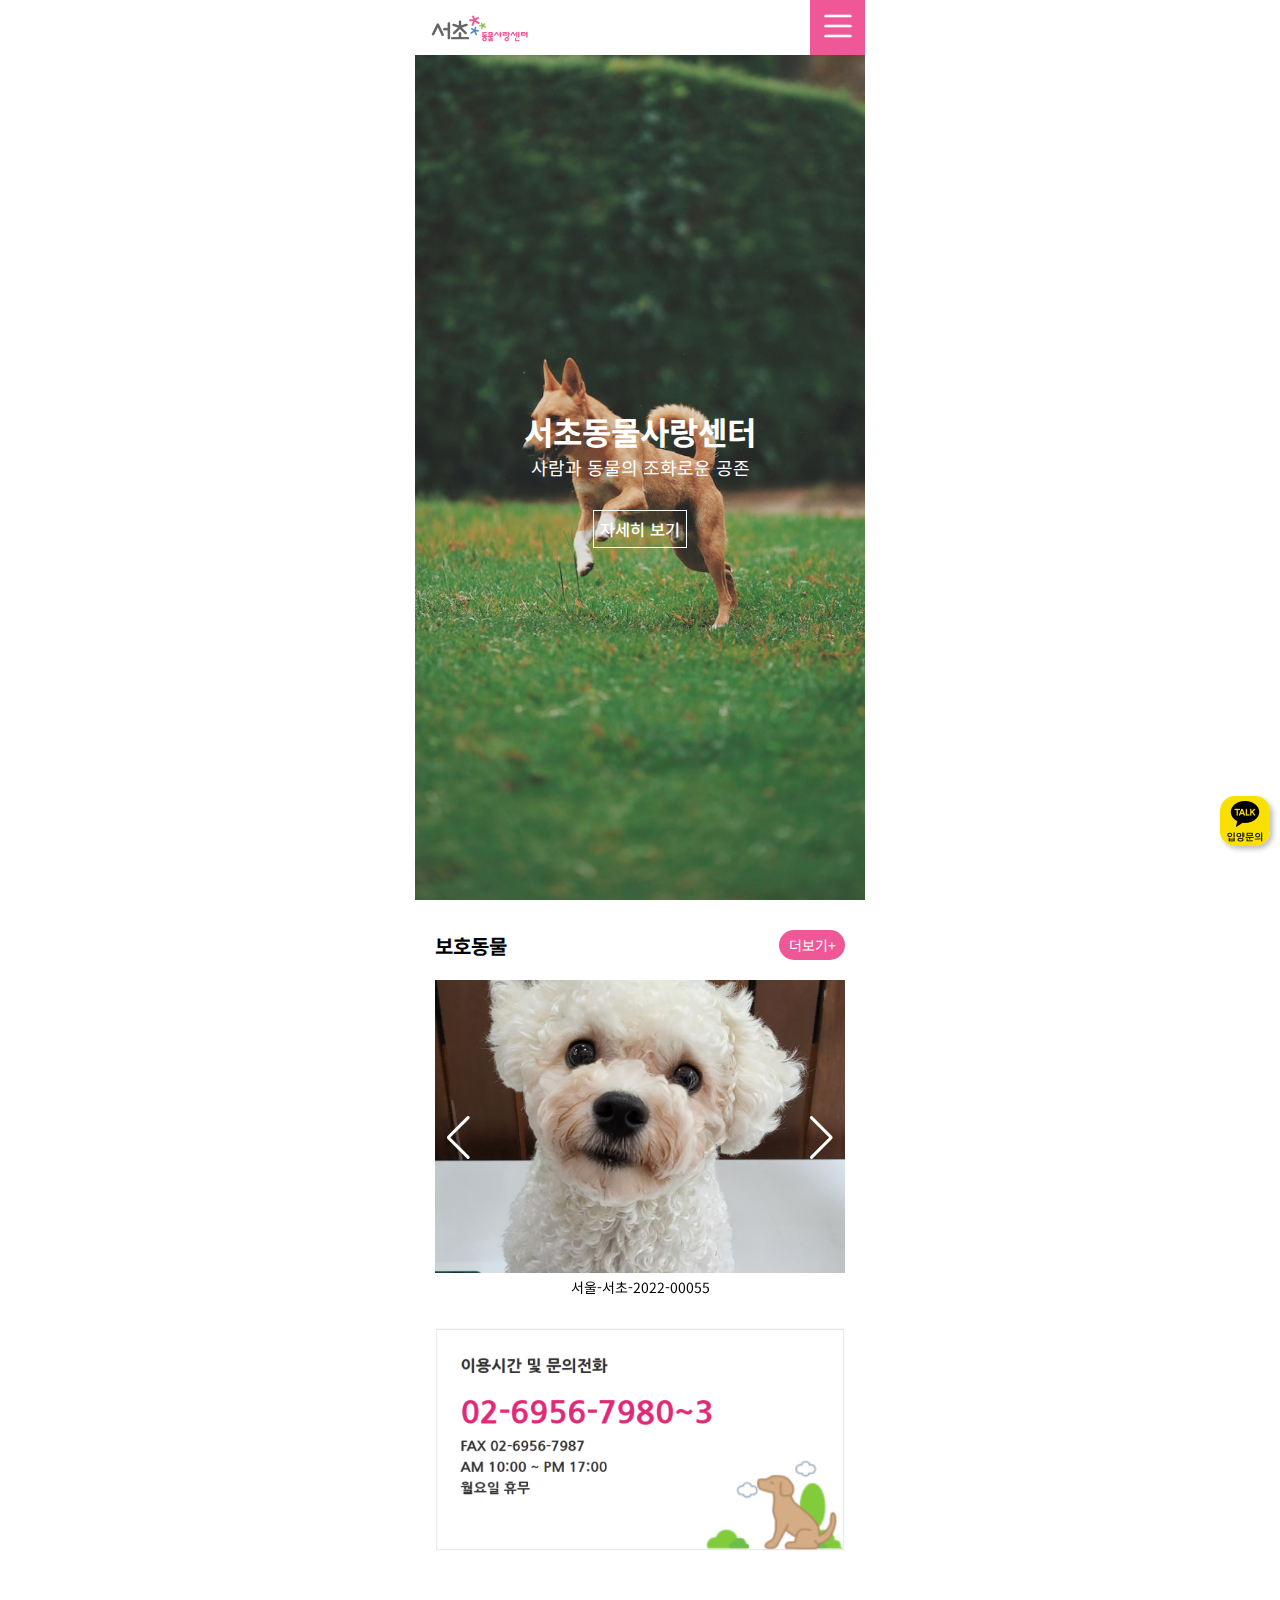
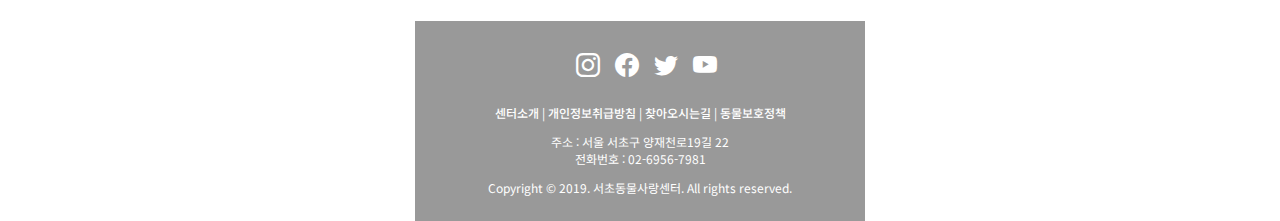
<file: index.html>
<!DOCTYPE html>
<html lang="ko">

<head>
    <meta charset="UTF-8">
    <meta http-equiv="X-UA-Compatible" content="IE=edge">
    <meta name="viewport" content="width=device-width, initial-scale=1.0">
    
    <!-- 웹페이지 썸네일(thumbnail) 이미지 주소를 나타내는 og:image (권장 크기: 1200 x 630) -->
    <meta
    name="og:image"
    content="https://github.com/tapioca715/seocho-animal-center-mobile-project/blob/main/images/center02.png"
    />

    <!-- 타이틀(페이지별 변경 필요) -->
    <title>서초동물사랑센터</title>
    <!-- icon 등록 -->
    <link rel="shortcut icon" href="favicon.png"/>
    <!-- css -->
    <link rel="stylesheet" href="./css/style.css">
    <!-- swiper -->
    <link rel="stylesheet" href="https://unpkg.com/swiper@8/swiper-bundle.min.css" />
    <!-- icon -->
    <link rel="stylesheet" href="https://cdn.jsdelivr.net/npm/bootstrap-icons@1.8.3/font/bootstrap-icons.css">
    <!-- 제이쿼리 -->
    <script src="https://ajax.googleapis.com/ajax/libs/jquery/3.5.1/jquery.min.js"></script>
    <!-- swiper -->
    <script src="https://unpkg.com/swiper@8/swiper-bundle.min.js"></script>
    <!-- 자바스크립트 -->
    <script src="./js/app.js"></script>
</head>

<body id="main">
    <div class="page">
        <header id="main-header">
            <h1>
                <a href="index.html">
                    <img src="./images/logo.png" alt="로고">
                </a>
            </h1>
            <nav id="icon-menu">
                <button id="toggle-btn"><i class="bi bi-list"></i></button>
            </nav>

            <nav id="gnb">
                <ul>
                    <li id="cate01" class="gnbMenu"><a href="center.html">센터 소개</a>
                        <ol class="slideSubMenu sub01">
                            <li class="subCate"><a href="center.html">센터 소개</a></li>
                            <li class="subCate"><a href="rule.html">이용 수칙</a></li>
                            <li class="subCate"><a href="map.html">오시는길</a></li>
                        </ol>
                    </li>

                    <li id="cate02" class="gnbMenu"><a href="process.html">입양 안내</a>
                        <ol class="slideSubMenu sub02">
                            <li class="subCate"><a href="process.html">입양 절차</a></li>
                            <li class="subCate"><a href="notice.html">입양 공고</a></li>
                            <li class="subCate"><a href="#">입양 후 소식</a></li>
                        </ol>
                    </li>

                    <li id="cate03" class="gnbMenu"><a href="#">커뮤니티</a>
                        <ol class="slideSubMenu sub03">
                            <li class="subCate"><a href="#">공지사항</a></li>
                            <li class="subCate"><a href="#">갤러리</a></li>
                            <li class="subCate"><a href="#">뉴스레터</a></li>
                            <li class="subCate"><a href="#">FAQ</a></li>
                        </ol>
                    </li>

                    <li id="cate04" class="gnbMenu"><a href="#">교육</a>
                        <ol class="slideSubMenu sub04">
                            <li class="subCate"><a href="#">온라인 교육영상</a></li>
                        </ol>
                    </li>
                </ul>
                <button id="btn-close"><i class="bi bi-x"></i></button>
            </nav>
        </header>

        <main>
            <div class="title">
                <h1>서초동물사랑센터</h1>
                <h2>사람과 동물의 조화로운 공존</h2>
                <a href="notice.html">
                    <h3>자세히 보기</h3>
                </a>
            </div>


            <!--카카오 상담 버튼-->
            <script type="text/javascript" src="//dapi.kakao.com/v2/maps/sdk.js?appkey=당신의api아이디"></script>

            <div class="kakao">
                <button type="button" id="kakao-talk-channel-chat-button" data-channel-public-id="_PWBej"
                style="border: 0px; background-color:transparent; cursor:pointer;" onclick="open_kakao_channel();">
                <!-- 본인이 제작한 이미지를 img에 연결하면 됨 -->
                <img src="./images/kakao.png" alt="카카오톡 입양문의">
              </button>
            </div>

            <script>
                // 카카오 채널 열기
                function open_kakao_channel() {
                  Kakao.Channel.addChannel({
                    channelPublicId: '_PWBej'
                  });
                }
            
                (function (d, s, id) {
                  var js, fjs = d.getElementsByTagName(s)[0];
                  if (d.getElementById(id)) return;
                  js = d.createElement(s); js.id = id;
                  js.src = '//developers.kakao.com/sdk/js/kakao.plusfriend.min.js';
                  fjs.parentNode.insertBefore(js, fjs);
                })(document, 'script', 'kakao-js-sdk');
              </script>
              

            <div class="protection">
                <h2>보호동물</h2>
                <a href="notice.html" class="add-btn">더보기+</a>
            </div>
            <div class="swiper">
                <!-- 필수/추가 UI 구성요소 -->
                <div class="swiper-wrapper">
                    <!-- 슬라이더 본체(여기에 이미지 삽입) -->
                    <div class="swiper-slide">
                        <a href="detail.html">
                            <img src="./images/main-dog1.png" alt="dog1">
                            <p>서울-서초-2022-00055</p>
                        </a>
                    </div>
                    <div class="swiper-slide">
                        <a href="detail.html">
                            <img src="./images/main-dog2.png" alt="dog2">
                            <p>서울-서초-2022-00050</p>
                        </a>
                    </div>
                    <div class="swiper-slide">
                        <a href="detail.html">
                            <img src="./images/main-dog3.png" alt="dog3">
                            <p>서울-서초-2022-00045</p>
                        </a>
                    </div>
                    <div class="swiper-slide">
                        <a href="detail.html">
                            <img src="./images/main-dog4.png" alt="dog4">
                            <p>서울-서초-2022-00032</p>
                        </a>
                    </div>
                    <div class="swiper-slide">
                        <a href="detail.html">
                            <img src="./images/main-dog5.png" alt="dog5">
                            <p>서울-서초-2022-00028</p>
                        </a>
                    </div>
                    <div class="swiper-slide">
                        <a href="detail.html">
                            <img src="./images/main-dog6.png" alt="dog6">
                            <p>서울-서초-2022-00021</p>
                        </a>
                    </div>
                </div>
                <!-- 좌우 이동 버튼(옵션) -->
                <div class="swiper-button-prev"></div>
                <div class="swiper-button-next"></div>
            </div><!-- swiper -->

            <a class="main-info" href="tel:02-6956-7980">
                <img src="./images/main-info.png" alt="이용시간사진">
            </a>
        </main>

        <footer id="footer">
            <div class="footer-sns">
                <a href="https://www.instagram.com/seocho_animal/"><i class="bi bi-instagram"></i></a>
                <a href="#"><i class="bi bi-facebook"></i></a>
                <a href="#"><i class="bi bi-twitter"></i></a>
                <a href="#"><i class="bi bi-youtube"></i></a>
            </div>
            <div class="footer-menu">
                <a href="center.html">센터소개 </a><span>|</span>
                <a href="#">개인정보취급방침 </a><span>|</span>
                <a href="#">찾아오시는길 </a><span>|</span>
                <a href="#">동물보호정책</a>
            </div>
            <p class="address">주소 : 서울 서초구 양재천로19길 22<br>
                전화번호 : 02-6956-7981</p>
            <p class="copy">Copyright © 2019. 서초동물사랑센터. All rights reserved.</p>
        </footer>
    </div>
</body>

</html>
</file>
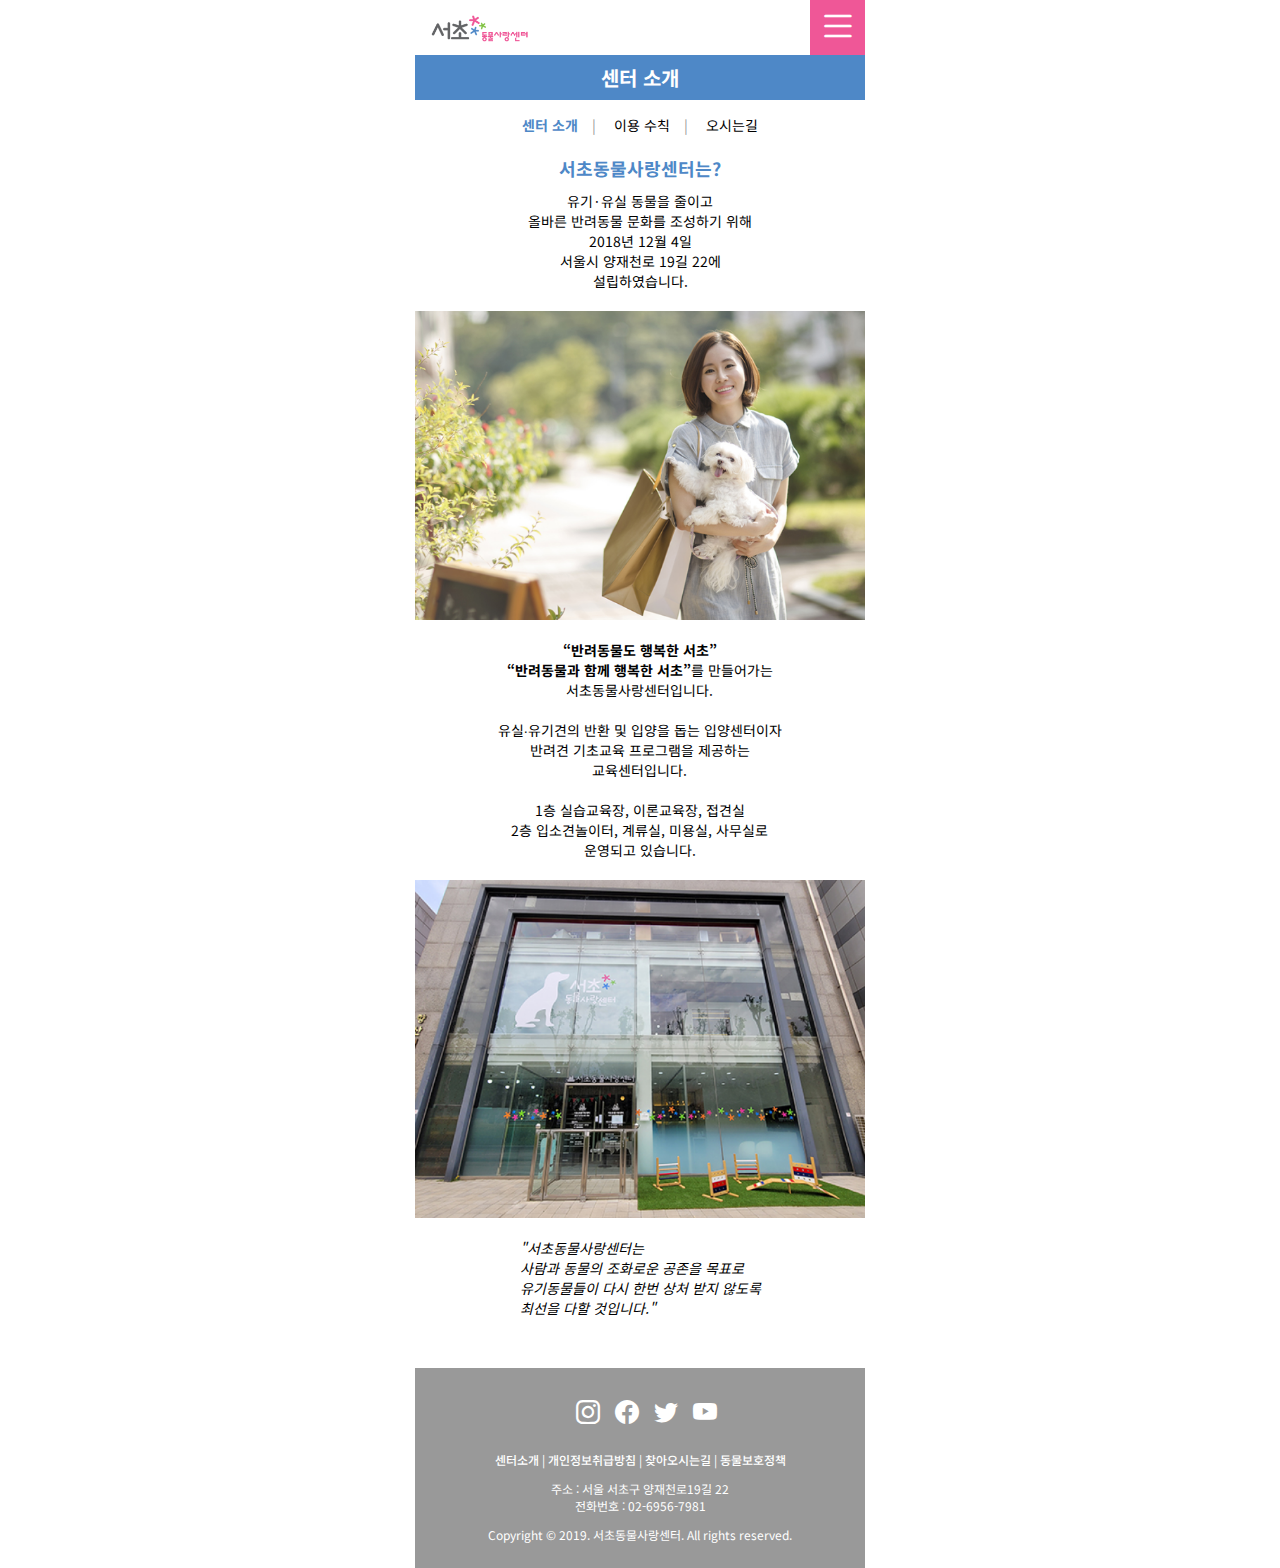
<file: center.html>
<!DOCTYPE html>
<html lang="ko">

<head>
    <meta charset="UTF-8">
    <meta http-equiv="X-UA-Compatible" content="IE=edge">
    <meta name="viewport" content="width=device-width, initial-scale=1.0">
    <!-- 타이틀(페이지별 변경 필요) -->
    <title>센터 소개 - 서초동물사랑센터</title>
    <!-- css -->
    <link rel="stylesheet" href="./css/style.css">
    <!-- icon -->
    <link rel="stylesheet" href="https://cdn.jsdelivr.net/npm/bootstrap-icons@1.8.3/font/bootstrap-icons.css">
    <!-- 제이쿼리 -->
    <script src="https://ajax.googleapis.com/ajax/libs/jquery/3.6.0/jquery.min.js"></script>
    <!-- 자바스크립트 -->
    <script src="./js/app.js"></script>
</head>

<body id="center">
    <div class="page">
        <header id="main-header">
            <h1>
                <a href="index.html">
                    <img src="./images/logo.png" alt="로고">
                </a>
            </h1>
            <nav id="icon-menu">
                <button id="toggle-btn"><i class="bi bi-list"></i></button>
            </nav>

            <nav id="gnb">
                <ul>
                    <li id="cate01" class="gnbMenu"><a href="#">센터 소개</a>
                        <ol class="slideSubMenu sub01">
                            <li class="subCate"><a href="center.html">센터 소개</a></li>
                            <li class="subCate"><a href="rule.html">이용 수칙</a></li>
                            <li class="subCate"><a href="map.html">오시는길</a></li>
                        </ol>
                    </li>

                    <li id="cate02" class="gnbMenu"><a href="#">입양 안내</a>
                        <ol class="slideSubMenu sub02">
                            <li class="subCate"><a href="process.html">입양 절차</a></li>
                            <li class="subCate"><a href="notice.html">입양 공고</a></li>
                            <li class="subCate"><a href="#">입양 후 소식</a></li>
                        </ol>
                    </li>

                    <li id="cate03" class="gnbMenu"><a href="#">커뮤니티</a>
                        <ol class="slideSubMenu sub03">
                            <li class="subCate"><a href="#">공지사항</a></li>
                            <li class="subCate"><a href="#">갤러리</a></li>
                            <li class="subCate"><a href="#">뉴스레터</a></li>
                            <li class="subCate"><a href="#">FAQ</a></li>
                        </ol>
                    </li>

                    <li id="cate04" class="gnbMenu"><a href="#">교육</a>
                        <ol class="slideSubMenu sub04">
                            <li class="subCate"><a href="#">온라인 교육영상</a></li>
                        </ol>
                    </li>
                </ul>
                <button id="btn-close"><i class="bi bi-x"></i></button>
            </nav>
        </header>

        <main>
            <div class="container">
                <h1>센터 소개</h1>
                <p>
                    <a href="center.html">센터 소개</a><span>&emsp;|&emsp;</span>
                    <a href="rule.html">이용 수칙</a><span>&emsp;|&emsp;</span>
                    <a href="map.html">오시는길</a>
                </p>
            </div>

            <div class="center">
                <div class="intro">
                    <h3>서초동물사랑센터는?</h3>
                    <p>유기·유실 동물을 줄이고<br>
                        올바른 반려동물 문화를 조성하기 위해<br>
                        2018년 12월 4일<br>
                        서울시 양재천로 19길 22에<br>
                        설립하였습니다.
                    </p>
                </div>
                <img src="./images/center01.png" alt="dog">
                <div class="text">
                    <p>
                        <span>“반려동물도 행복한 서초”</span><br>
                        <span>“반려동물과 함께 행복한 서초”</span>를 만들어가는<br>
                        서초동물사랑센터입니다.<br>
                        <br>
                        유실∙유기견의 반환 및 입양을 돕는 입양센터이자<br>
                        반려견 기초교육 프로그램을 제공하는<br>
                        교육센터입니다.<br>
                        <br>
                        1층 실습교육장, 이론교육장, 접견실<br>
                        2층 입소견놀이터, 계류실, 미용실, 사무실로<br>
                        운영되고 있습니다.<br>
                    </p>
                </div>
                <img src="./images/center02.png" alt="center">
                <div class="text2">
                    <p><em>
                            "서초동물사랑센터는<br>
                            사람과 동물의 조화로운 공존을 목표로<br>
                            유기동물들이 다시 한번 상처 받지 않도록<br>
                            최선을 다할 것입니다."
                        </em></p>
                </div>
            </div>
        </main>

        <footer id="footer">
            <div class="footer-sns">
                <a href="https://www.instagram.com/seocho_animal/"><i class="bi bi-instagram"></i></a>
                <a href="#"><i class="bi bi-facebook"></i></a>
                <a href="#"><i class="bi bi-twitter"></i></a>
                <a href="#"><i class="bi bi-youtube"></i></a>
            </div>
            <div class="footer-menu">
                <a href="center.html">센터소개 </a><span>|</span>
                <a href="#">개인정보취급방침 </a><span>|</span>
                <a href="#">찾아오시는길 </a><span>|</span>
                <a href="#">동물보호정책</a>
            </div>
            <p class="address">주소 : 서울 서초구 양재천로19길 22<br>
                전화번호 : 02-6956-7981</p>
            <p class="copy">Copyright © 2019. 서초동물사랑센터. All rights reserved.</p>
        </footer>
    </div>
</body>

</html>
</file>
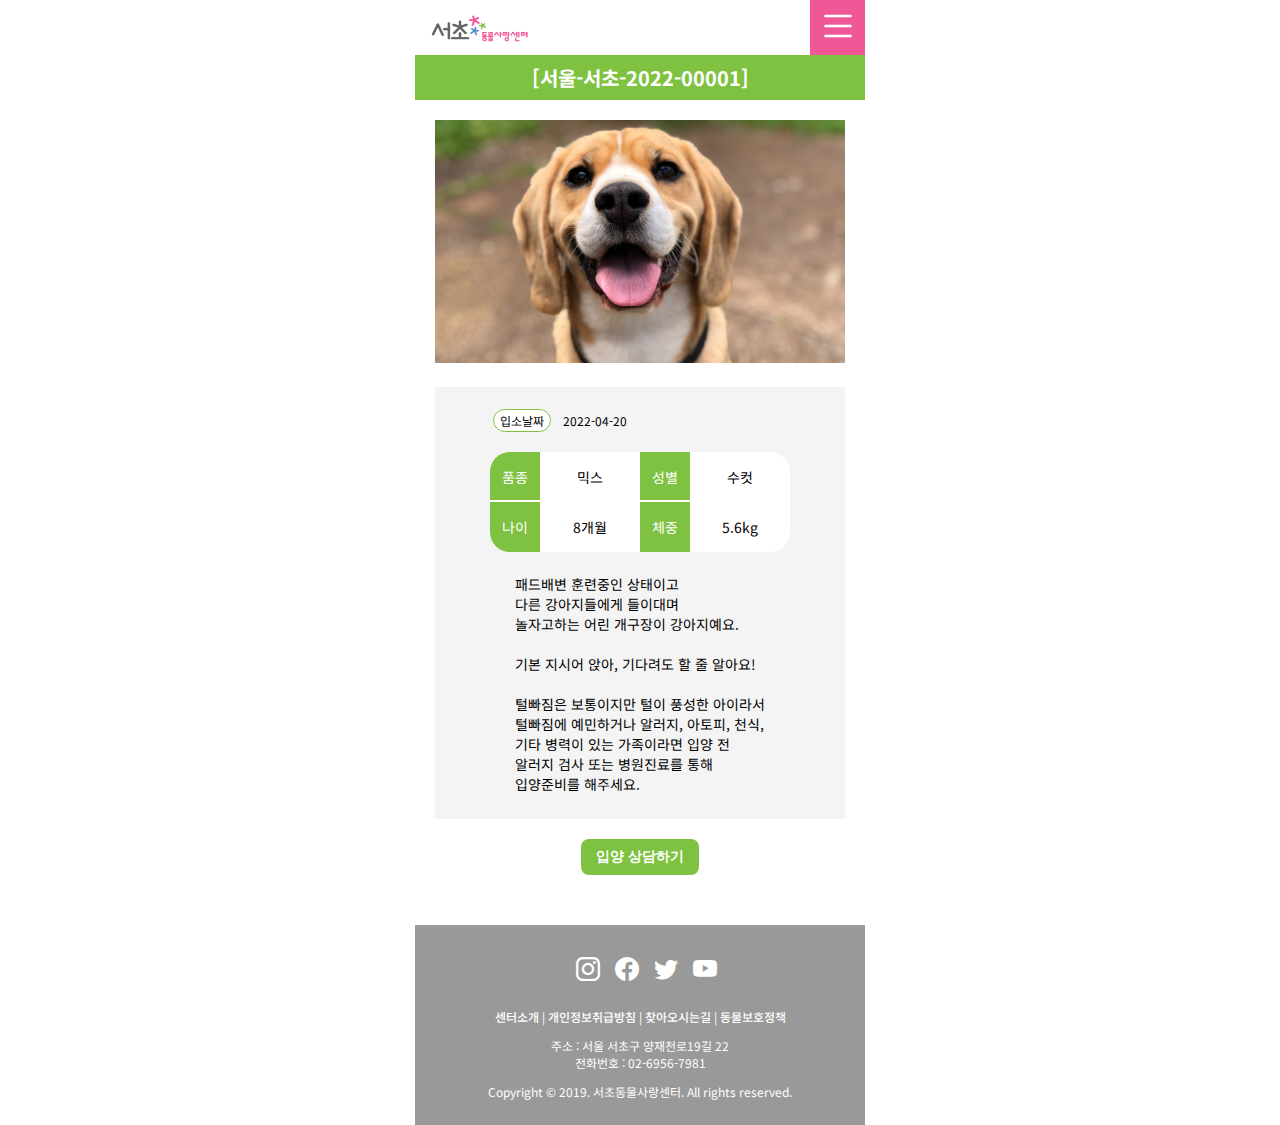
<file: detail.html>
<!DOCTYPE html>
<html lang="ko">

<head>
    <meta charset="UTF-8">
    <meta http-equiv="X-UA-Compatible" content="IE=edge">
    <meta name="viewport" content="width=device-width, initial-scale=1.0">
    <!-- 타이틀(페이지별 변경 필요) -->
    <title>입양 공고 - 서초동물사랑센터</title>
    <!-- css -->
    <link rel="stylesheet" href="./css/style.css">
    <!-- icon -->
    <link rel="stylesheet" href="https://cdn.jsdelivr.net/npm/bootstrap-icons@1.8.3/font/bootstrap-icons.css">
    <!-- 제이쿼리 -->
    <script src="https://ajax.googleapis.com/ajax/libs/jquery/3.6.0/jquery.min.js"></script>
    <!-- 자바스크립트 -->
    <script src="./js/app.js"></script>
</head>

<body id="detail">
    <div class="page">
        <header id="main-header">
            <h1>
                <a href="index.html">
                    <img src="./images/logo.png" alt="로고">
                </a>
            </h1>
            <nav id="icon-menu">
                <button id="toggle-btn"><i class="bi bi-list"></i></button>
            </nav>

            <nav id="gnb">
                <ul>
                    <li id="cate01" class="gnbMenu"><a href="#">센터 소개</a>
                        <ol class="slideSubMenu sub01">
                            <li class="subCate"><a href="center.html">센터 소개</a></li>
                            <li class="subCate"><a href="rule.html">이용 수칙</a></li>
                            <li class="subCate"><a href="map.html">오시는길</a></li>
                        </ol>
                    </li>

                    <li id="cate02" class="gnbMenu"><a href="#">입양 안내</a>
                        <ol class="slideSubMenu sub02">
                            <li class="subCate"><a href="process.html">입양 절차</a></li>
                            <li class="subCate"><a href="notice.html">입양 공고</a></li>
                            <li class="subCate"><a href="#">입양 후 소식</a></li>
                        </ol>
                    </li>

                    <li id="cate03" class="gnbMenu"><a href="#">커뮤니티</a>
                        <ol class="slideSubMenu sub03">
                            <li class="subCate"><a href="#">공지사항</a></li>
                            <li class="subCate"><a href="#">갤러리</a></li>
                            <li class="subCate"><a href="#">뉴스레터</a></li>
                            <li class="subCate"><a href="#">FAQ</a></li>
                        </ol>
                    </li>

                    <li id="cate04" class="gnbMenu"><a href="#">교육</a>
                        <ol class="slideSubMenu sub04">
                            <li class="subCate"><a href="#">온라인 교육영상</a></li>
                        </ol>
                    </li>
                </ul>
                <button id="btn-close"><i class="bi bi-x"></i></button>
            </nav>
        </header>

        <main>
            <div class="container">
                <h1>[서울-서초-2022-00001]</h1>
            </div>
            <figure>
                <img src="images/detail-dog.png" alt="믹스사진">
            </figure>
            <div class="info">
                <div class="date">
                    <p><span>입소날짜</span>2022-04-20</p>
                </div>
                <div id="info-box">
                    <div class="info01 col">
                        품종
                    </div>
                    <div class="info02 col">
                        믹스
                    </div>
                    <div class="info03 col">
                        성별
                    </div>
                    <div class="info04 col">
                        수컷
                    </div>
                    <div class="info05 col-">
                        나이
                    </div>
                    <div class="info06 col-">
                        8개월
                    </div>
                    <div class="info07 col-">
                        체중
                    </div>
                    <div class="info08 col-">
                        5.6kg
                    </div>
                </div>

                <p class="text">
                    패드배변 훈련중인 상태이고<br>
                    다른 강아지들에게 들이대며 <br>
                    놀자고하는 어린 개구장이 강아지예요.<br>
                    <br>
                    기본 지시어 앉아, 기다려도 할 줄 알아요!<br>
                    <br>
                    털빠짐은 보통이지만 털이 풍성한 아이라서<br>
                    털빠짐에 예민하거나 알러지, 아토피, 천식,<br>
                    기타 병력이 있는 가족이라면 입양 전<br>
                    알러지 검사 또는 병원진료를 통해<br>
                    입양준비를 해주세요.
                </p>
            </div>
            <button class="call-btn">
                <a href="tel:02-6956-7980">입양 상담하기</a>
            </button>
        </main>

        <footer id="footer">
            <div class="footer-sns">
                <a href="https://www.instagram.com/seocho_animal/"><i class="bi bi-instagram"></i></a>
                <a href="#"><i class="bi bi-facebook"></i></a>
                <a href="#"><i class="bi bi-twitter"></i></a>
                <a href="#"><i class="bi bi-youtube"></i></a>
            </div>
            <div class="footer-menu">
                <a href="center.html">센터소개 </a><span>|</span>
                <a href="#">개인정보취급방침 </a><span>|</span>
                <a href="#">찾아오시는길 </a><span>|</span>
                <a href="#">동물보호정책</a>
            </div>
            <p class="address">주소 : 서울 서초구 양재천로19길 22<br>
                전화번호 : 02-6956-7981</p>
            <p class="copy">Copyright © 2019. 서초동물사랑센터. All rights reserved.</p>
        </footer>
    </div>
</body>

</html>
</file>
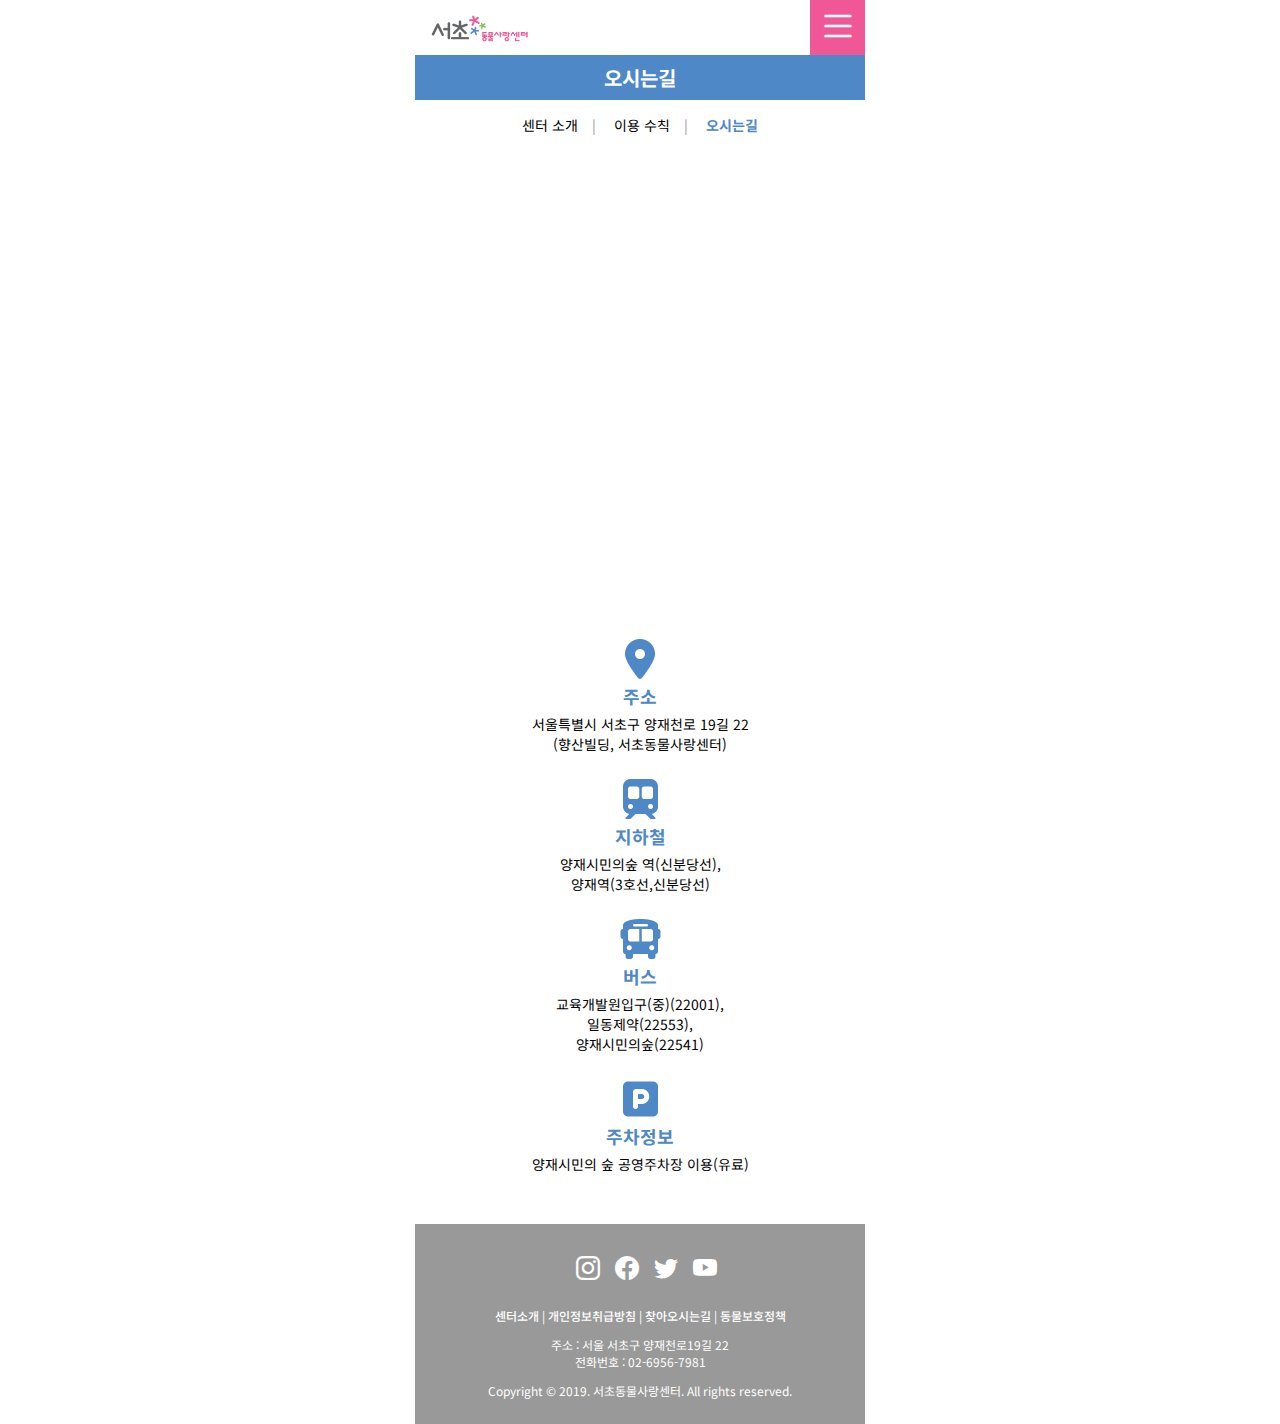
<file: map.html>
<!DOCTYPE html>
<html lang="ko">

<head>
    <meta charset="UTF-8">
    <meta http-equiv="X-UA-Compatible" content="IE=edge">
    <meta name="viewport" content="width=device-width, initial-scale=1.0">
    <!-- 타이틀(페이지별 변경 필요) -->
    <title>오시는길 - 서초동물사랑센터</title>
    <!-- css -->
    <link rel="stylesheet" href="./css/style.css">
    <!-- icon -->
    <link rel="stylesheet" href="https://cdn.jsdelivr.net/npm/bootstrap-icons@1.8.3/font/bootstrap-icons.css">
    <!-- 제이쿼리 -->
    <script src="https://ajax.googleapis.com/ajax/libs/jquery/3.6.0/jquery.min.js"></script>
    <!-- 자바스크립트 -->
    <script src="./js/app.js"></script>
</head>

<body id="map">
    <div class="page">
        <header id="main-header">
            <h1>
                <a href="index.html">
                    <img src="./images/logo.png" alt="로고">
                </a>
            </h1>
            <nav id="icon-menu">
                <button id="toggle-btn"><i class="bi bi-list"></i></button>
            </nav>

            <nav id="gnb">
                <ul>
                    <li id="cate01" class="gnbMenu"><a href="#">센터 소개</a>
                        <ol class="slideSubMenu sub01">
                            <li class="subCate"><a href="center.html">센터 소개</a></li>
                            <li class="subCate"><a href="rule.html">이용 수칙</a></li>
                            <li class="subCate"><a href="map.html">오시는길</a></li>
                        </ol>
                    </li>

                    <li id="cate02" class="gnbMenu"><a href="#">입양 안내</a>
                        <ol class="slideSubMenu sub02">
                            <li class="subCate"><a href="process.html">입양 절차</a></li>
                            <li class="subCate"><a href="notice.html">입양 공고</a></li>
                            <li class="subCate"><a href="#">입양 후 소식</a></li>
                        </ol>
                    </li>

                    <li id="cate03" class="gnbMenu"><a href="#">커뮤니티</a>
                        <ol class="slideSubMenu sub03">
                            <li class="subCate"><a href="#">공지사항</a></li>
                            <li class="subCate"><a href="#">갤러리</a></li>
                            <li class="subCate"><a href="#">뉴스레터</a></li>
                            <li class="subCate"><a href="#">FAQ</a></li>
                        </ol>
                    </li>

                    <li id="cate04" class="gnbMenu"><a href="#">교육</a>
                        <ol class="slideSubMenu sub04">
                            <li class="subCate"><a href="#">온라인 교육영상</a></li>
                        </ol>
                    </li>
                </ul>
                <button id="btn-close"><i class="bi bi-x"></i></button>
            </nav>
        </header>

        <main>
            <div class="container">
                <h1>오시는길</h1>
                <p>
                    <a href="center.html">센터 소개</a><span>&emsp;|&emsp;</span>
                    <a href="rule.html">이용 수칙</a><span>&emsp;|&emsp;</span>
                    <a href="map.html">오시는길</a>
                </p>
            </div>
            <div class="map">
                <iframe
                    src="https://www.google.com/maps/embed?pb=!1m18!1m12!1m3!1d3166.3387374471195!2d127.03593541566147!3d37.47633207981483!2m3!1f0!2f0!3f0!3m2!1i1024!2i768!4f13.1!3m3!1m2!1s0x357ca10b5d836675%3A0x1bbfbc48b01835de!2z7ISc7LSIIOuPmeusvOyCrOuekeyEvO2EsA!5e0!3m2!1sko!2skr!4v1658191542383!5m2!1sko!2skr"
                    width="100%" height="450" style="border:0;" allowfullscreen="" loading="lazy"
                    referrerpolicy="no-referrer-when-downgrade">
                </iframe>

                <div class="info">
                    <div class="location">
                        <img src="./images/location-dot.png" alt="">
                        <h2>주소</h2>
                        <p>서울특별시 서초구 양재천로 19길 22<br>
                            (향산빌딩, 서초동물사랑센터)
                        </p>
                    </div>
                    <div class="train-subway">
                        <img src="./images/train-subway.png" alt="">
                        <h2>지하철</h2>
                        <p>양재시민의숲 역(신분당선),<br>
                            양재역(3호선,신분당선)
                        </p>
                    </div>
                    <div class="bus">
                        <img src="./images/bus.png" alt="">
                        <h2>버스</h2>
                        <p>교육개발원입구(중)(22001),<br>
                            일동제약(22553),<br>
                            양재시민의숲(22541)
                        </p>
                    </div>
                    <div class="parking">
                        <img src="./images/parking.png" alt="">
                        <h2>주차정보</h2>
                        <p>양재시민의 숲 공영주차장 이용(유료)</p>
                    </div>
                </div>
            </div>
        </main>

        <footer id="footer">
            <div class="footer-sns">
                <a href="https://www.instagram.com/seocho_animal/"><i class="bi bi-instagram"></i></a>
                <a href="#"><i class="bi bi-facebook"></i></a>
                <a href="#"><i class="bi bi-twitter"></i></a>
                <a href="#"><i class="bi bi-youtube"></i></a>
            </div>
            <div class="footer-menu">
                <a href="center.html">센터소개 </a><span>|</span>
                <a href="#">개인정보취급방침 </a><span>|</span>
                <a href="#">찾아오시는길 </a><span>|</span>
                <a href="#">동물보호정책</a>
            </div>
            <p class="address">주소 : 서울 서초구 양재천로19길 22<br>
                전화번호 : 02-6956-7981</p>
            <p class="copy">Copyright © 2019. 서초동물사랑센터. All rights reserved.</p>
        </footer>
    </div>
</body>

</html>
</file>
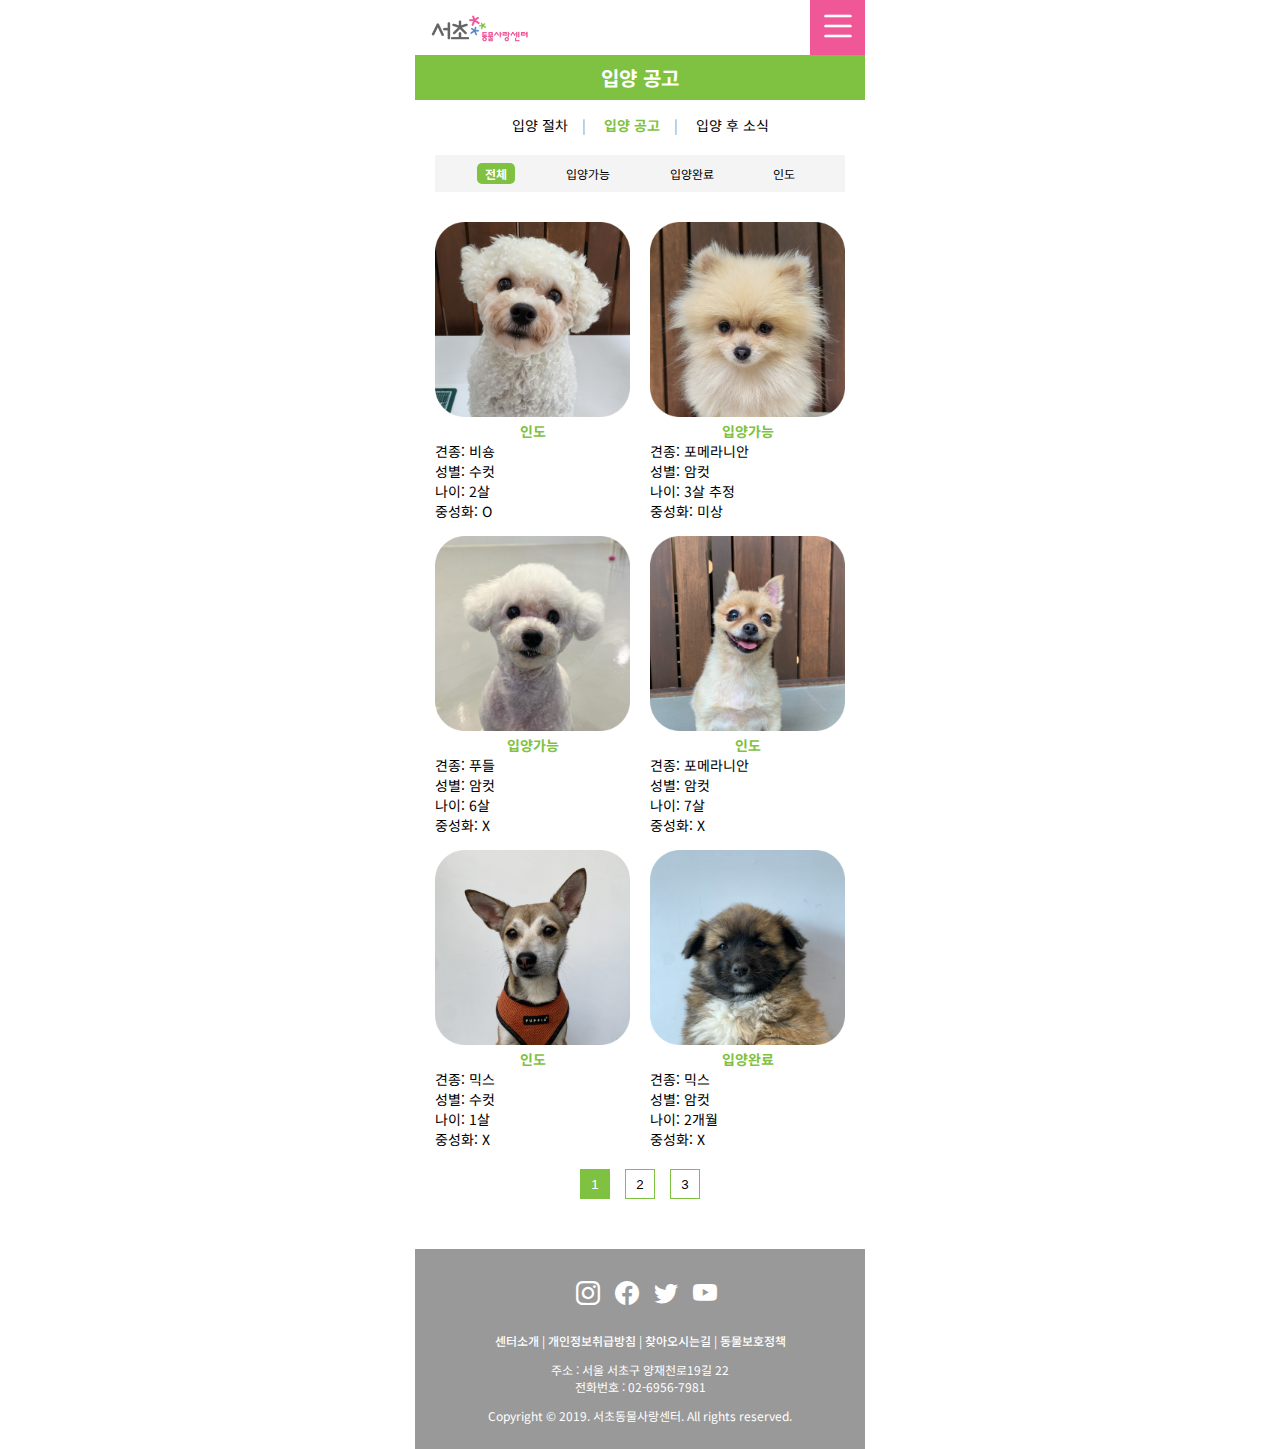
<file: notice.html>
<!DOCTYPE html>
<html lang="ko">

<head>
    <meta charset="UTF-8">
    <meta http-equiv="X-UA-Compatible" content="IE=edge">
    <meta name="viewport" content="width=device-width, initial-scale=1.0">
    <!-- 타이틀(페이지별 변경 필요) -->
    <title>입양 공고 - 서초동물사랑센터</title>
    <!-- css -->
    <link rel="stylesheet" href="./css/style.css">
    <!-- icon -->
    <link rel="stylesheet" href="https://cdn.jsdelivr.net/npm/bootstrap-icons@1.8.3/font/bootstrap-icons.css">
    <!-- 제이쿼리 -->
    <script src="https://ajax.googleapis.com/ajax/libs/jquery/3.6.0/jquery.min.js"></script>
    <!-- 자바스크립트 -->
    <script src="./js/app.js"></script>
</head>

<body id="notice">
    <div class="page">
        <header id="main-header">
            <h1>
                <a href="index.html">
                    <img src="./images/logo.png" alt="로고">
                </a>
            </h1>
            <nav id="icon-menu">
                <button id="toggle-btn"><i class="bi bi-list"></i></button>
            </nav>

            <nav id="gnb">
                <ul>
                    <li id="cate01" class="gnbMenu"><a href="#">센터 소개</a>
                        <ol class="slideSubMenu sub01">
                            <li class="subCate"><a href="center.html">센터 소개</a></li>
                            <li class="subCate"><a href="rule.html">이용 수칙</a></li>
                            <li class="subCate"><a href="map.html">오시는길</a></li>
                        </ol>
                    </li>

                    <li id="cate02" class="gnbMenu"><a href="#">입양 안내</a>
                        <ol class="slideSubMenu sub02">
                            <li class="subCate"><a href="process.html">입양 절차</a></li>
                            <li class="subCate"><a href="notice.html">입양 공고</a></li>
                            <li class="subCate"><a href="#">입양 후 소식</a></li>
                        </ol>
                    </li>

                    <li id="cate03" class="gnbMenu"><a href="#">커뮤니티</a>
                        <ol class="slideSubMenu sub03">
                            <li class="subCate"><a href="#">공지사항</a></li>
                            <li class="subCate"><a href="#">갤러리</a></li>
                            <li class="subCate"><a href="#">뉴스레터</a></li>
                            <li class="subCate"><a href="#">FAQ</a></li>
                        </ol>
                    </li>

                    <li id="cate04" class="gnbMenu"><a href="#">교육</a>
                        <ol class="slideSubMenu sub04">
                            <li class="subCate"><a href="#">온라인 교육영상</a></li>
                        </ol>
                    </li>
                </ul>
                <button id="btn-close"><i class="bi bi-x"></i></button>
            </nav>
        </header>

        <main>
            <div class="container">
                <h1>입양 공고</h1>
                <p>
                    <a href="process.html">입양 절차</a><span>&emsp;|&emsp;</span>
                    <a href="notice.html">입양 공고</a><span>&emsp;|&emsp;</span>
                    <a href="notice.html">입양 후 소식</a>
                </p>
            </div>

            <nav class="board">
                <ul>
                    <li><a href="notice.html">전체</a></li>
                    <li><a href="notice.html">입양가능</a></li>
                    <li><a href="notice.html">입양완료</a></li>
                    <li><a href="notice.html">인도</a></li>
                </ul>
            </nav>

            <div class="puppies">
                <!--강아지정보-->
                <div class="puppy">
                    <a href="detail.html">
                        <img src="./images/notice01.png" alt="강아지">
                    </a>
                    <div class="info">
                        <p class="puppy-state">인도</p>
                        <p>견종: 비숑<br>
                            성별: 수컷<br>
                            나이: 2살<br>
                            중성화: O
                        </p>
                    </div>
                    <!--info-->
                </div>
                <!--puppy-->
                <div class="puppy">
                    <a href="detail.html">
                        <img src="./images/notice02.png" alt="강아지">
                    </a>
                    <div class="info">
                        <p class="puppy-state">입양가능</p>
                        <p>견종: 포메라니안<br>
                            성별: 암컷<br>
                            나이: 3살 추정<br>
                            중성화: 미상
                        </p>
                    </div>
                    <!--info-->
                </div>
                <!--puppy-->
                <div class="puppy">
                    <a href="detail.html">
                        <img src="./images/notice03.png" alt="강아지">
                    </a>
                    <div class="info">
                        <p class="puppy-state">입양가능</p>
                        <p>견종: 푸들<br>
                            성별: 암컷<br>
                            나이: 6살<br>
                            중성화: X
                        </p>
                    </div>
                    <!--info-->
                </div>
                <!--puppy-->
                <div class="puppy">
                    <a href="detail.html">
                        <img src="./images/notice04.png" alt="강아지">
                    </a>
                    <div class="info">
                        <p class="puppy-state">인도</p>
                        <p>견종: 포메라니안<br>
                            성별: 암컷<br>
                            나이: 7살<br>
                            중성화: X
                        </p>
                    </div>
                    <!--info-->
                </div>
                <!--puppy-->
                <div class="puppy">
                    <a href="detail.html">
                        <img src="./images/notice05.png" alt="강아지">
                    </a>
                    <div class="info">
                        <p class="puppy-state">인도</p>
                        <p>견종: 믹스<br>
                            성별: 수컷<br>
                            나이: 1살<br>
                            중성화: X
                        </p>
                    </div>
                    <!--info-->
                </div>
                <!--puppy-->
                <div class="puppy">
                    <a href="detail.html">
                        <img src="./images/notice06.png" alt="강아지">
                    </a>
                    <div class="info">
                        <p class="puppy-state">입양완료</p>
                        <p>견종: 믹스<br>
                            성별: 암컷<br>
                            나이: 2개월<br>
                            중성화: X
                        </p>
                    </div>
                    <!--info-->
                </div>
                <!--puppy-->
            </div>
            <!--puppies-->

            <div id="button-page">
                <button class="notice-page-btn"><a href="#">1</a></button>
                <button class="notice-page-btn"><a href="#">2</a></button>
                <button class="notice-page-btn"><a href="#">3</a></button>
            </div>
        </main>

        <footer id="footer">
            <div class="footer-sns">
                <a href="https://www.instagram.com/seocho_animal/"><i class="bi bi-instagram"></i></a>
                <a href="#"><i class="bi bi-facebook"></i></a>
                <a href="#"><i class="bi bi-twitter"></i></a>
                <a href="#"><i class="bi bi-youtube"></i></a>
            </div>
            <div class="footer-menu">
                <a href="center.html">센터소개 </a><span>|</span>
                <a href="#">개인정보취급방침 </a><span>|</span>
                <a href="#">찾아오시는길 </a><span>|</span>
                <a href="#">동물보호정책</a>
            </div>
            <p class="address">주소 : 서울 서초구 양재천로19길 22<br>
                전화번호 : 02-6956-7981</p>
            <p class="copy">Copyright © 2019. 서초동물사랑센터. All rights reserved.</p>
        </footer>
    </div>
</body>

</html>
</file>
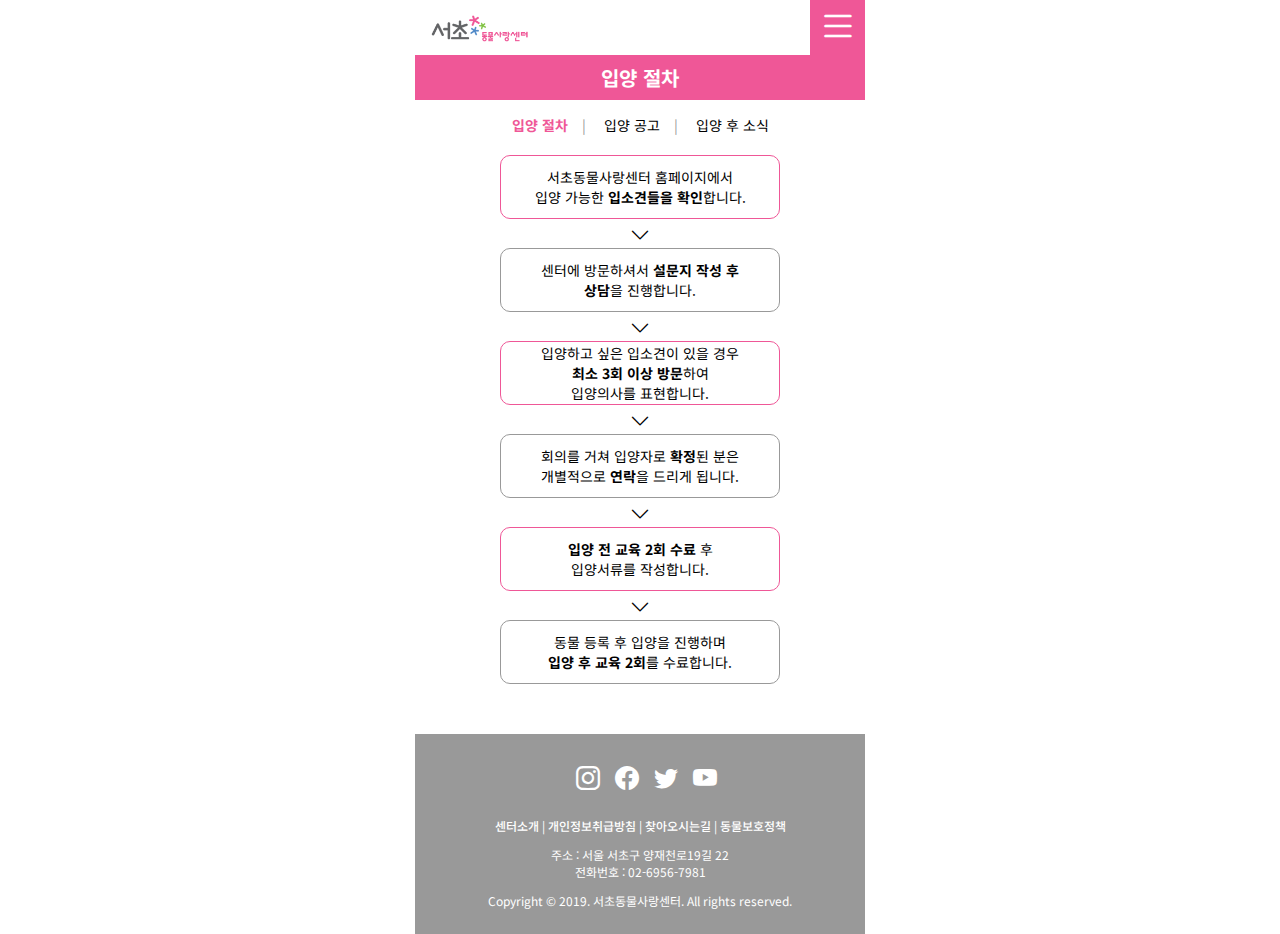
<file: process.html>
<!DOCTYPE html>
<html lang="ko">

<head>
    <meta charset="UTF-8">
    <meta http-equiv="X-UA-Compatible" content="IE=edge">
    <meta name="viewport" content="width=device-width, initial-scale=1.0">
    <!-- 타이틀(페이지별 변경 필요) -->
    <title>입양 절차 - 서초동물사랑센터</title>
    <!-- css -->
    <link rel="stylesheet" href="./css/style.css">
    <!-- icon -->
    <link rel="stylesheet" href="https://cdn.jsdelivr.net/npm/bootstrap-icons@1.8.3/font/bootstrap-icons.css">
    <!-- 제이쿼리 -->
    <script src="https://ajax.googleapis.com/ajax/libs/jquery/3.6.0/jquery.min.js"></script>
    <!-- 자바스크립트 -->
    <script src="./js/app.js"></script>
</head>

<body id="process">
    <div class="page">
        <header id="main-header">
            <h1>
                <a href="index.html">
                    <img src="./images/logo.png" alt="로고">
                </a>
            </h1>
            <nav id="icon-menu">
                <button id="toggle-btn"><i class="bi bi-list"></i></button>
            </nav>

            <nav id="gnb">
                <ul>
                    <li id="cate01" class="gnbMenu"><a href="#">센터 소개</a>
                        <ol class="slideSubMenu sub01">
                            <li class="subCate"><a href="center.html">센터 소개</a></li>
                            <li class="subCate"><a href="rule.html">이용 수칙</a></li>
                            <li class="subCate"><a href="map.html">오시는길</a></li>
                        </ol>
                    </li>

                    <li id="cate02" class="gnbMenu"><a href="#">입양 안내</a>
                        <ol class="slideSubMenu sub02">
                            <li class="subCate"><a href="process.html">입양 절차</a></li>
                            <li class="subCate"><a href="notice.html">입양 공고</a></li>
                            <li class="subCate"><a href="#">입양 후 소식</a></li>
                        </ol>
                    </li>

                    <li id="cate03" class="gnbMenu"><a href="#">커뮤니티</a>
                        <ol class="slideSubMenu sub03">
                            <li class="subCate"><a href="#">공지사항</a></li>
                            <li class="subCate"><a href="#">갤러리</a></li>
                            <li class="subCate"><a href="#">뉴스레터</a></li>
                            <li class="subCate"><a href="#">FAQ</a></li>
                        </ol>
                    </li>

                    <li id="cate04" class="gnbMenu"><a href="#">교육</a>
                        <ol class="slideSubMenu sub04">
                            <li class="subCate"><a href="#">온라인 교육영상</a></li>
                        </ol>
                    </li>
                </ul>
                <button id="btn-close"><i class="bi bi-x"></i></button>
            </nav>
        </header>

        <main>
            <div class="container">
                <h1>입양 절차</h1>
                <p>
                    <a href="process.html">입양 절차</a><span>&emsp;|&emsp;</span>
                    <a href="notice.html">입양 공고</a><span>&emsp;|&emsp;</span>
                    <a href="process.html">입양 후 소식</a>
                </p>
            </div>

            <ul>
                <li class="pink">
                    <p>서초동물사랑센터 홈페이지에서<br>
                        입양 가능한 <span>입소견들을 확인</span>합니다.
                    </p>
                </li>
                <i class="bi bi-chevron-down"></i>
                <li class="gray">
                    <p>센터에 방문하셔서 <span>설문지 작성 후<br>
                            상담</span>을 진행합니다.
                    </p>
                </li>
                <i class="bi bi-chevron-down"></i>
                <li class="pink">
                    <p>입양하고 싶은 입소견이 있을 경우<br>
                        <span>최소 3회 이상 방문</span>하여<br>
                        입양의사를 표현합니다.
                    </p>
                </li>
                <i class="bi bi-chevron-down"></i>
                <li class="gray">
                    <p>회의를 거쳐 입양자로 <span>확정</span>된 분은<br>
                        개별적으로 <span>연락</span>을 드리게 됩니다.
                    </p>
                </li>
                <i class="bi bi-chevron-down"></i>
                <li class="pink">
                    <p> <span>입양 전 교육 2회 수료</span> 후<br>
                        입양서류를 작성합니다.
                    </p>
                </li>
                <i class="bi bi-chevron-down"></i>
                <li class="gray">
                    <p>동물 등록 후 입양을 진행하며<br>
                        <span>입양 후 교육 2회</span>를 수료합니다.
                    </p>
                </li>
            </ul>
        </main>

        <footer id="footer">
            <div class="footer-sns">
                <a href="https://www.instagram.com/seocho_animal/"><i class="bi bi-instagram"></i></a>
                <a href="#"><i class="bi bi-facebook"></i></a>
                <a href="#"><i class="bi bi-twitter"></i></a>
                <a href="#"><i class="bi bi-youtube"></i></a>
            </div>
            <div class="footer-menu">
                <a href="center.html">센터소개 </a><span>|</span>
                <a href="#">개인정보취급방침 </a><span>|</span>
                <a href="#">찾아오시는길 </a><span>|</span>
                <a href="#">동물보호정책</a>
            </div>
            <p class="address">주소 : 서울 서초구 양재천로19길 22<br>
                전화번호 : 02-6956-7981</p>
            <p class="copy">Copyright © 2019. 서초동물사랑센터. All rights reserved.</p>
        </footer>
    </div>
</body>

</html>
</file>
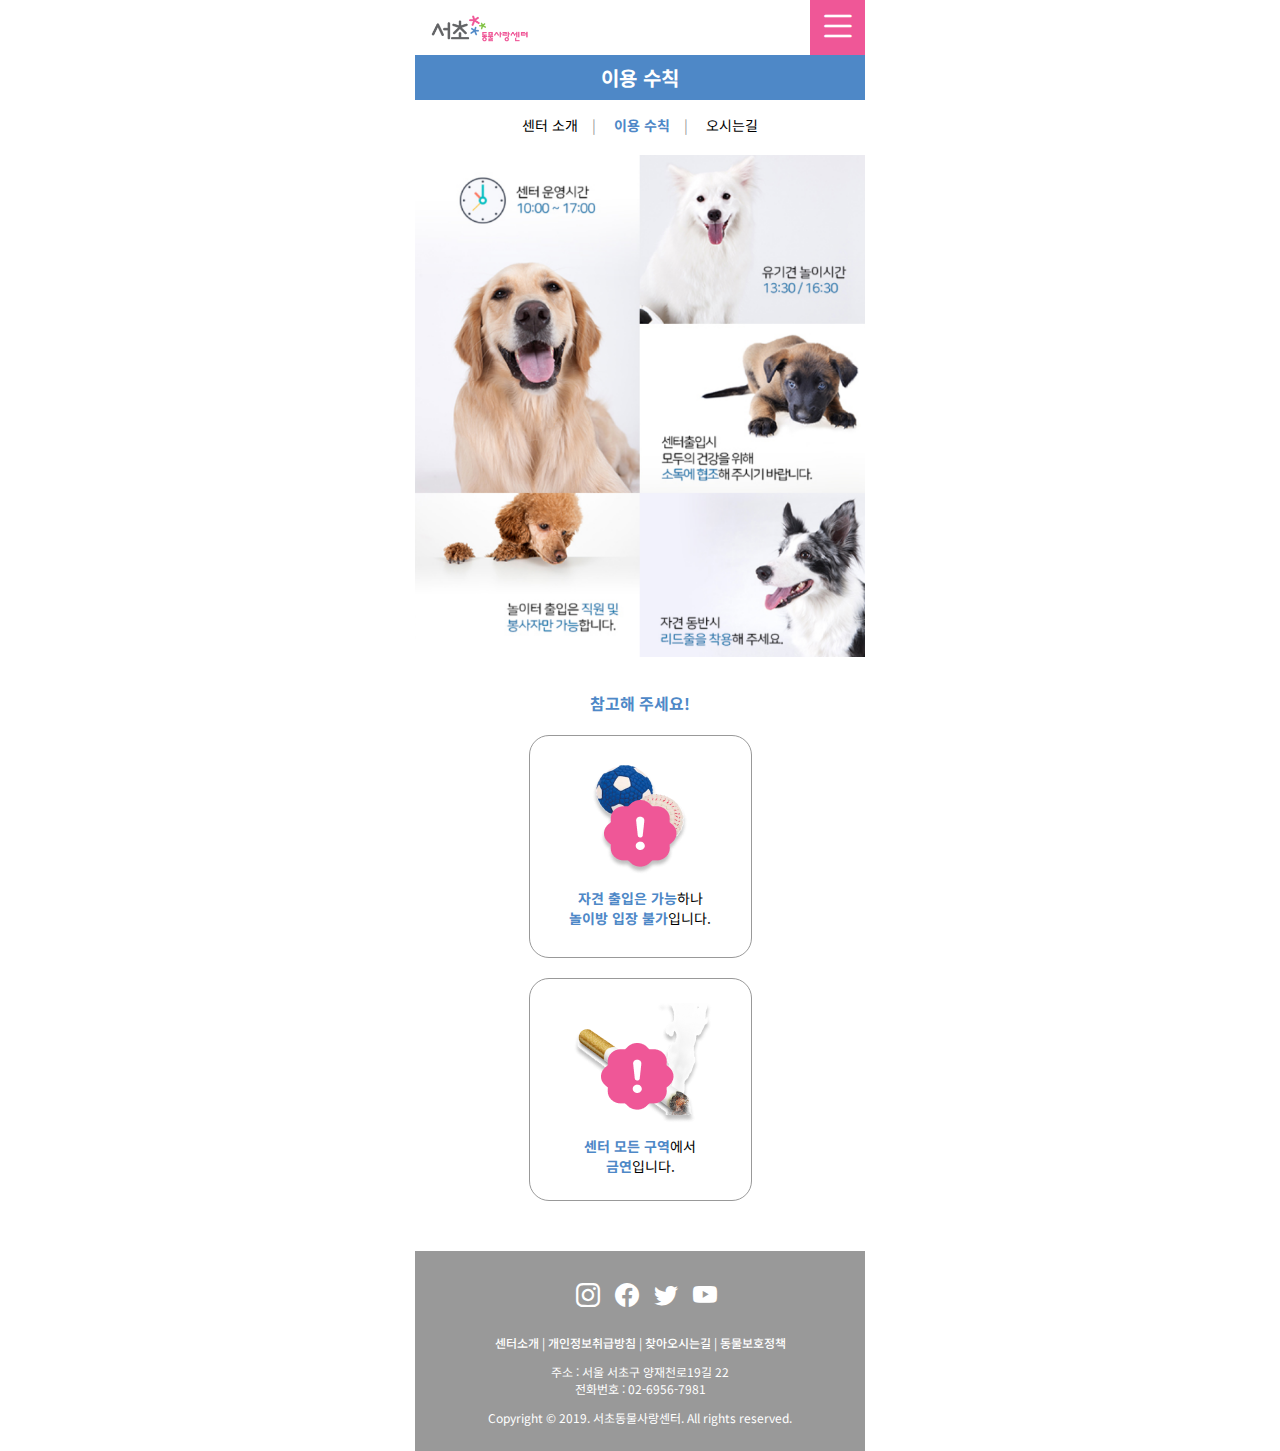
<file: rule.html>
<!DOCTYPE html>
<html lang="ko">

<head>
    <meta charset="UTF-8">
    <meta http-equiv="X-UA-Compatible" content="IE=edge">
    <meta name="viewport" content="width=device-width, initial-scale=1.0">
    <!-- 타이틀(페이지별 변경 필요) -->
    <title>이용 수칙 - 서초동물사랑센터</title>
    <!-- css -->
    <link rel="stylesheet" href="./css/style.css">
    <!-- icon -->
    <link rel="stylesheet" href="https://cdn.jsdelivr.net/npm/bootstrap-icons@1.8.3/font/bootstrap-icons.css">
    <!-- 제이쿼리 -->
    <script src="https://ajax.googleapis.com/ajax/libs/jquery/3.6.0/jquery.min.js"></script>
    <!-- 자바스크립트 -->
    <script src="./js/app.js"></script>
</head>

<body id="rules">
    <div class="page">
        <header id="main-header">
            <h1>
                <a href="index.html">
                    <img src="./images/logo.png" alt="로고">
                </a>
            </h1>
            <nav id="icon-menu">
                <button id="toggle-btn"><i class="bi bi-list"></i></button>
            </nav>

            <nav id="gnb">
                <ul>
                    <li id="cate01" class="gnbMenu"><a href="#">센터 소개</a>
                        <ol class="slideSubMenu sub01">
                            <li class="subCate"><a href="center.html">센터 소개</a></li>
                            <li class="subCate"><a href="rule.html">이용 수칙</a></li>
                            <li class="subCate"><a href="map.html">오시는길</a></li>
                        </ol>
                    </li>

                    <li id="cate02" class="gnbMenu"><a href="#">입양 안내</a>
                        <ol class="slideSubMenu sub02">
                            <li class="subCate"><a href="process.html">입양 절차</a></li>
                            <li class="subCate"><a href="notice.html">입양 공고</a></li>
                            <li class="subCate"><a href="#">입양 후 소식</a></li>
                        </ol>
                    </li>

                    <li id="cate03" class="gnbMenu"><a href="#">커뮤니티</a>
                        <ol class="slideSubMenu sub03">
                            <li class="subCate"><a href="#">공지사항</a></li>
                            <li class="subCate"><a href="#">갤러리</a></li>
                            <li class="subCate"><a href="#">뉴스레터</a></li>
                            <li class="subCate"><a href="#">FAQ</a></li>
                        </ol>
                    </li>

                    <li id="cate04" class="gnbMenu"><a href="#">교육</a>
                        <ol class="slideSubMenu sub04">
                            <li class="subCate"><a href="#">온라인 교육영상</a></li>
                        </ol>
                    </li>
                </ul>
                <button id="btn-close"><i class="bi bi-x"></i></button>
            </nav>
        </header>

        <main>
            <div class="container">
                <h1>이용 수칙</h1>
                <p>
                    <a href="center.html">센터 소개</a><span>&emsp;|&emsp;</span>
                    <a href="rule.html">이용 수칙</a><span>&emsp;|&emsp;</span>
                    <a href="map.html">오시는길</a>
                </p>
            </div>

            <div class="rules">
                <img src="./images/rule-img.png" alt="이용수칙">
            </div>
            <div class="warn">
                <h2>참고해 주세요!</h2>
                <div class="warn-box-01">
                    <img src="./images/warn01.png" alt="경고">
                    <p><span>자견 출입은 가능</span>하나<br>
                        <span>놀이방 입장 불가</span>입니다.
                    </p>
                </div>
                <div class="warn-box-02">
                    <img src="./images/warn02.png" alt="경고">
                    <p><span>센터 모든 구역</span>에서<br>
                        <span>금연</span>입니다.
                    </p>
                </div>
            </div>
        </main>

        <footer id="footer">
            <div class="footer-sns">
                <a href="https://www.instagram.com/seocho_animal/"><i class="bi bi-instagram"></i></a>
                <a href="#"><i class="bi bi-facebook"></i></a>
                <a href="#"><i class="bi bi-twitter"></i></a>
                <a href="#"><i class="bi bi-youtube"></i></a>
            </div>
            <div class="footer-menu">
                <a href="center.html">센터소개 </a><span>|</span>
                <a href="#">개인정보취급방침 </a><span>|</span>
                <a href="#">찾아오시는길 </a><span>|</span>
                <a href="#">동물보호정책</a>
            </div>
            <p class="address">주소 : 서울 서초구 양재천로19길 22<br>
                전화번호 : 02-6956-7981</p>
            <p class="copy">Copyright © 2019. 서초동물사랑센터. All rights reserved.</p>
        </footer>
    </div>
</body>

</html>
</file>
<file: css/style.css>
@import url('reset.css');
@import url('notice.css');
@import url('detail.css');
@import url('process.css');
@import url('rules.css');
@import url('center.css');
@import url('map.css');
@import url('https://fonts.googleapis.com/css2?family=Noto+Sans+KR:wght@400;700&display=swap');
@import url("https://cdn.jsdelivr.net/npm/bootstrap-icons@1.8.3/font/bootstrap-icons.css");

:root {
    --main-color: #EF5797;
    --sub-color01: #7FC241;
    --sub-color02: #4E88C7;
    --text-color: #000000;
    --bg-color01: #999999;
    --bg-color02: #F4F4F4;
    --bg-color03: #fff;
    --header-height: 55px;
    --footer-height: 200px;
}


body {
    width: 100%;
    font-family: 'Noto Sans KR', sans-serif;
    font-size: 14px;
    font-weight: 400;
    background-color: var(--bg-color03);
    color: var(--text-color);
}

input,
button {
    cursor: pointer;
}

.bi {
    font-size: 40px;
}

/*------------------------header----------------------*/

#main-header {
    display: flex;
    justify-content: space-between;
}

/*로고*/
#main-header h1 {
    padding-top: 12px;
    padding-left: 15px;
}

#main-header h1 img {
    width: 100px;
}


/*헤더 버튼*/
#icon-menu button {
    border-style: none;
    background-color: var(--main-color);
    color: #fff;
    width: var(--header-height);
    height: var(--header-height);
}

/*------------------------gnb---------------------------*/
#gnb {
    display: none;
    background: #fff;
    position: absolute;
    width: 80%;
    height: 100vh;
    top: 0;
    right: 0;
    transform: translateX(100%);
    transition-duration: 0.4s;
    z-index: 999;
}

 #gnb.on {
    display: block;
    transform: translateX(0%);
}

#gnb .gnbMenu a:hover {
    color: var(--main-color);
    font-weight: 700;
}

/*gnb detail menu*/
#gnb ul {
    position: absolute;
    width: 100%;
    top: 55px;
}

#gnb .gnbMenu > a {
    border-bottom: 1px solid #F4F4F4;
}

#gnb .gnbMenu {
    content: "";
    display: block;
    clear: both;
}

#gnb .gnbMenu a {
    display: block;
    padding-left: 20px;
    padding-right: 20px;
    padding-bottom: 10px;
    padding-top: 10px;
    font-size: 18px;
    color: var(--text-color);
}

/*디테일 서브 메뉴*/
#gnb .slideSubMenu .subCate a {
    padding-top: 7px;
    padding-left: 30px;
}

/* #cate01 .slideSubMenu .subCate:last-child {
    margin-bottom: 0px;
    border-bottom: 1px solid #F4F4F4;
    width: 100%;
}

#cate02 .slideSubMenu .subCate:last-child {
    margin-bottom: 0px;
    border-bottom: 1px solid #F4F4F4;
    width: 100%;
} */

#gnb .slideSubMenu a {
    color: rgb(49, 49, 49);
    font-size: 15px;
}

#gnb .slideSubMenu .subCate a:hover {
    color: #fff;
    background: var(--main-color);
    transition: 0.4s;
}

#gnb .sub01 {
    display: none;
} 

#cate01:hover > .sub01 {
    display: block;
}

#gnb .sub02 {
    display: none;
}

#cate02:hover > .sub02 {
    display: block;
}

#gnb .sub03 {
    display: none;
}

#cate03:hover > .sub03 {
    display: block;
}

#gnb .sub04 {
    display: none;
}

#cate04:hover > .sub04 {
    display: block;
}



/*닫기 버튼*/
#btn-close {
    position: absolute;
    background-color: var(--main-color);
    color: var(--bg-color03);
    right: 0px;
    top: 0px;
    width: var(--header-height);
    height: var(--header-height);
    border-style: none;
    text-decoration: none;
}

#btn-close .bi {
    font-size: 50px;
}

/* --------------------index(main)-------------------------- */
#main {
    width: 100%;
}

#main main {
    position: relative;
    width: inherit;
    height: inherit;
    overflow: hidden;
}

/* 서초동물사랑센터 - 리트리버*/
#main .title {
    display: flex;
    flex-direction: column;
    align-items: center;
    justify-content: center;
    width: 100%;
    height: calc(100vh - var(--header-height));
    color: var(--bg-color03);
    background-image: url(../images/main-title-bg.jpg);
    opacity: 0.9;
    background-repeat: no-repeat;
    background-size: cover;
    background-position: center;
    color: var(--bg-color03);
    margin-bottom: 30px;
}

#main main h1 {
    font-weight: 700;
    font-size: 32px;
}

#main main h2 {
    font-weight: 400;
    font-size: 18px;
}

#main .kakao {
    position: fixed;
    right: 10px;
    /* margin-left: calc(50% - 10px); */
    bottom: 50px;
    z-index: 999;
}

#main .kakao img {
    width: 50px;
    height: 50px;
    border-radius: 15px;
    box-shadow: 3px 3px 5px rgba(0, 0, 0, 0.25);
}

/* 자세히 보기 */
main .title h3 {
    margin-top: 30px;
    padding: 6px;
    font-weight: 500;
    border: 1px solid #fff;
    color: #fff;
}

/* 보호동물 */
#main .protection {
    display: flex;
    justify-content: space-between;
    align-items: center;
    margin: 20px;
}

#main .protection h2 {
    font-weight: 700;
    font-size: 20px;
}

/* 더보기+ */
#main .add-btn {
    display: flex;
    flex-direction: row;
    justify-content: center;
    align-items: center;
    background-color: var(--main-color);
    color: #fff;
    width: 66px;
    height: 30px;
    border-radius: 100px;
    font-size: 14px;
}

#main .swiper .swiper-slide {
    display: flex;
    justify-content: center;
    align-items: center;
    padding: 20px;
    padding-top: 0;
    padding-bottom: 0;
}

#main .swiper-slide img {
    width: 100%;
}

#main .swiper-slide p {
    display: flex;
    justify-content: center;
    align-items: center;
    color: #000000;
    font-size: 14px;
}

#main .swiper .swiper-button-prev {
    color: var(--bg-color03);
    margin-left: 20px;
}

#main .swiper .swiper-button-next {
    color: var(--bg-color03);
    margin-right: 20px;
}

/* 보호동물사진 이용시간사진*/
#main .main-info {
    display: flex;
    flex-direction: column;
    margin: 20px;
    margin-top: 30px;
}

/*-----------------------footer--------------------------*/

#footer {
    width: 100%;
    height: var(--footer-height);
    background: var(--bg-color01);
    color: #fff;
    font-size: 12px;
    display: flex;
    flex-wrap: wrap;
    align-items: center;
    flex-direction: column;
    justify-content: center;
    text-align: center;
    margin-top: 50px;
    /* position: absolute;
    bottom: 0; */
}

#footer a {
    color: #fff;
}

#footer .footer-sns {
    padding-bottom: 23px;
}

/*글자 굵기*/
#footer .footer-menu a {
    font-weight: 500;
}

/*아이콘 사이 여백*/
#footer .bi {
    font-size: 24px;
    margin-left: 0.5em;
}

/*줄 사이 간격*/
#footer .footer-menu {
    padding-bottom: 12px;
}


#footer .address {
    padding-bottom: 12px;
}
</file>
